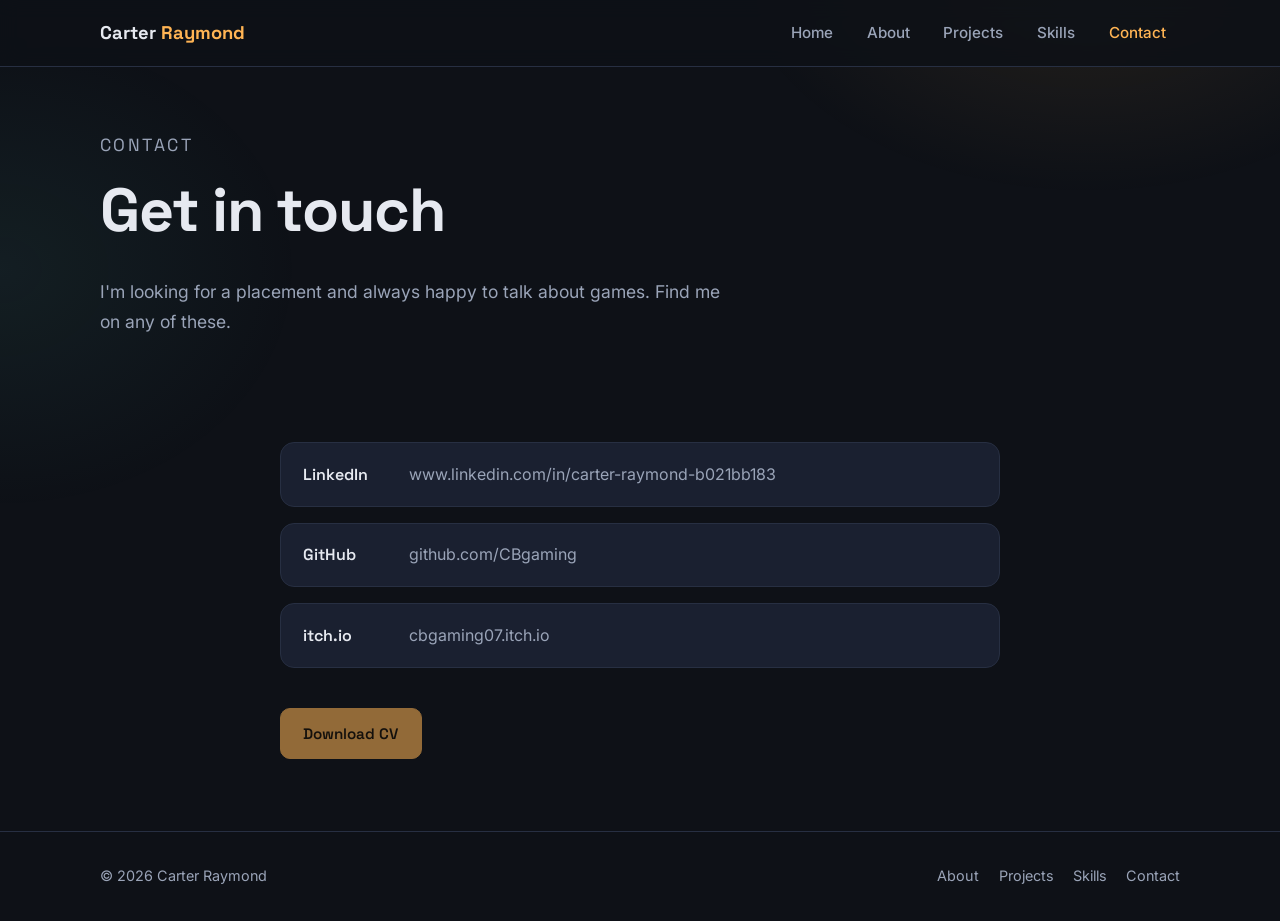
<file: contact.html>
<!DOCTYPE html>
<html lang="en-GB">
<head>
  <meta charset="utf-8">
  <meta name="viewport" content="width=device-width, initial-scale=1">
  <title>Contact | Carter Raymond</title>
  <meta name="description" content="Get in touch with Carter Raymond, a games programming student looking for a placement.">
  <script>document.documentElement.classList.add("js")</script>
  <link rel="preconnect" href="https://fonts.googleapis.com">
  <link rel="preconnect" href="https://fonts.gstatic.com" crossorigin>
  <link href="https://fonts.googleapis.com/css2?family=Inter:wght@400;500;600&family=Space+Grotesk:wght@500;600;700&display=swap" rel="stylesheet">
  <link rel="stylesheet" href="css/style.css">
  <link rel="icon" href="data:image/svg+xml,<svg xmlns='http://www.w3.org/2000/svg' viewBox='0 0 100 100'><rect width='100' height='100' rx='22' fill='%23ffb454'/><text x='50' y='68' font-size='54' text-anchor='middle' font-family='sans-serif' font-weight='700' fill='%231a1205'>CR</text></svg>">
</head>
<body data-root="">

<header class="site-header">
  <div class="container nav">
    <a class="logo" href="index.html">Carter <span>Raymond</span></a>
    <button class="nav-toggle" aria-label="Toggle menu" aria-expanded="false">&#9776;</button>
    <ul class="nav-links">
      <li><a href="index.html">Home</a></li>
      <li><a href="about.html">About</a></li>
      <li><a href="projects.html">Projects</a></li>
      <li><a href="skills.html">Skills</a></li>
      <li><a class="active" href="contact.html">Contact</a></li>
    </ul>
  </div>
</header>

<main>
  <section class="page-head container">
    <p class="eyebrow">Contact</p>
    <h1>Get in touch</h1>
    <p>I'm looking for a placement and always happy to talk about games. Find me on any of these.</p>
  </section>

  <section class="section">
    <div class="container" style="max-width:720px">

      <!-- Each link below is filled in from js/config.js -->
      <ul class="contact-list">
        <li><a class="card reveal" data-link="linkedin" href="#"><span class="label">LinkedIn</span><span class="val" data-val>www.linkedin.com/in/carter-raymond-b021bb183</span></a></li>
        <li><a class="card reveal" data-link="github" href="#"><span class="label">GitHub</span><span class="val" data-val>Add GitHub link</span></a></li>
        <li><a class="card reveal" data-link="itch" href="#"><span class="label">itch.io</span><span class="val" data-val>https://cbgaming07.itch.io/</span></a></li>
      </ul>

      <div class="btn-row" style="margin-top:2.5rem">
        <a class="btn primary" data-link="cv" href="#">Download CV</a>
      </div>

    </div>
  </section>
</main>

<footer class="site-footer">
  <div class="container footer-inner">
    <span>&copy; <span data-year>2026</span> Carter Raymond</span>
    <ul>
      <li><a href="about.html">About</a></li>
      <li><a href="projects.html">Projects</a></li>
      <li><a href="skills.html">Skills</a></li>
      <li><a href="contact.html">Contact</a></li>
    </ul>
  </div>
</footer>

<script src="js/config.js"></script>
<script src="js/main.js"></script>
</body>
</html>
</file>
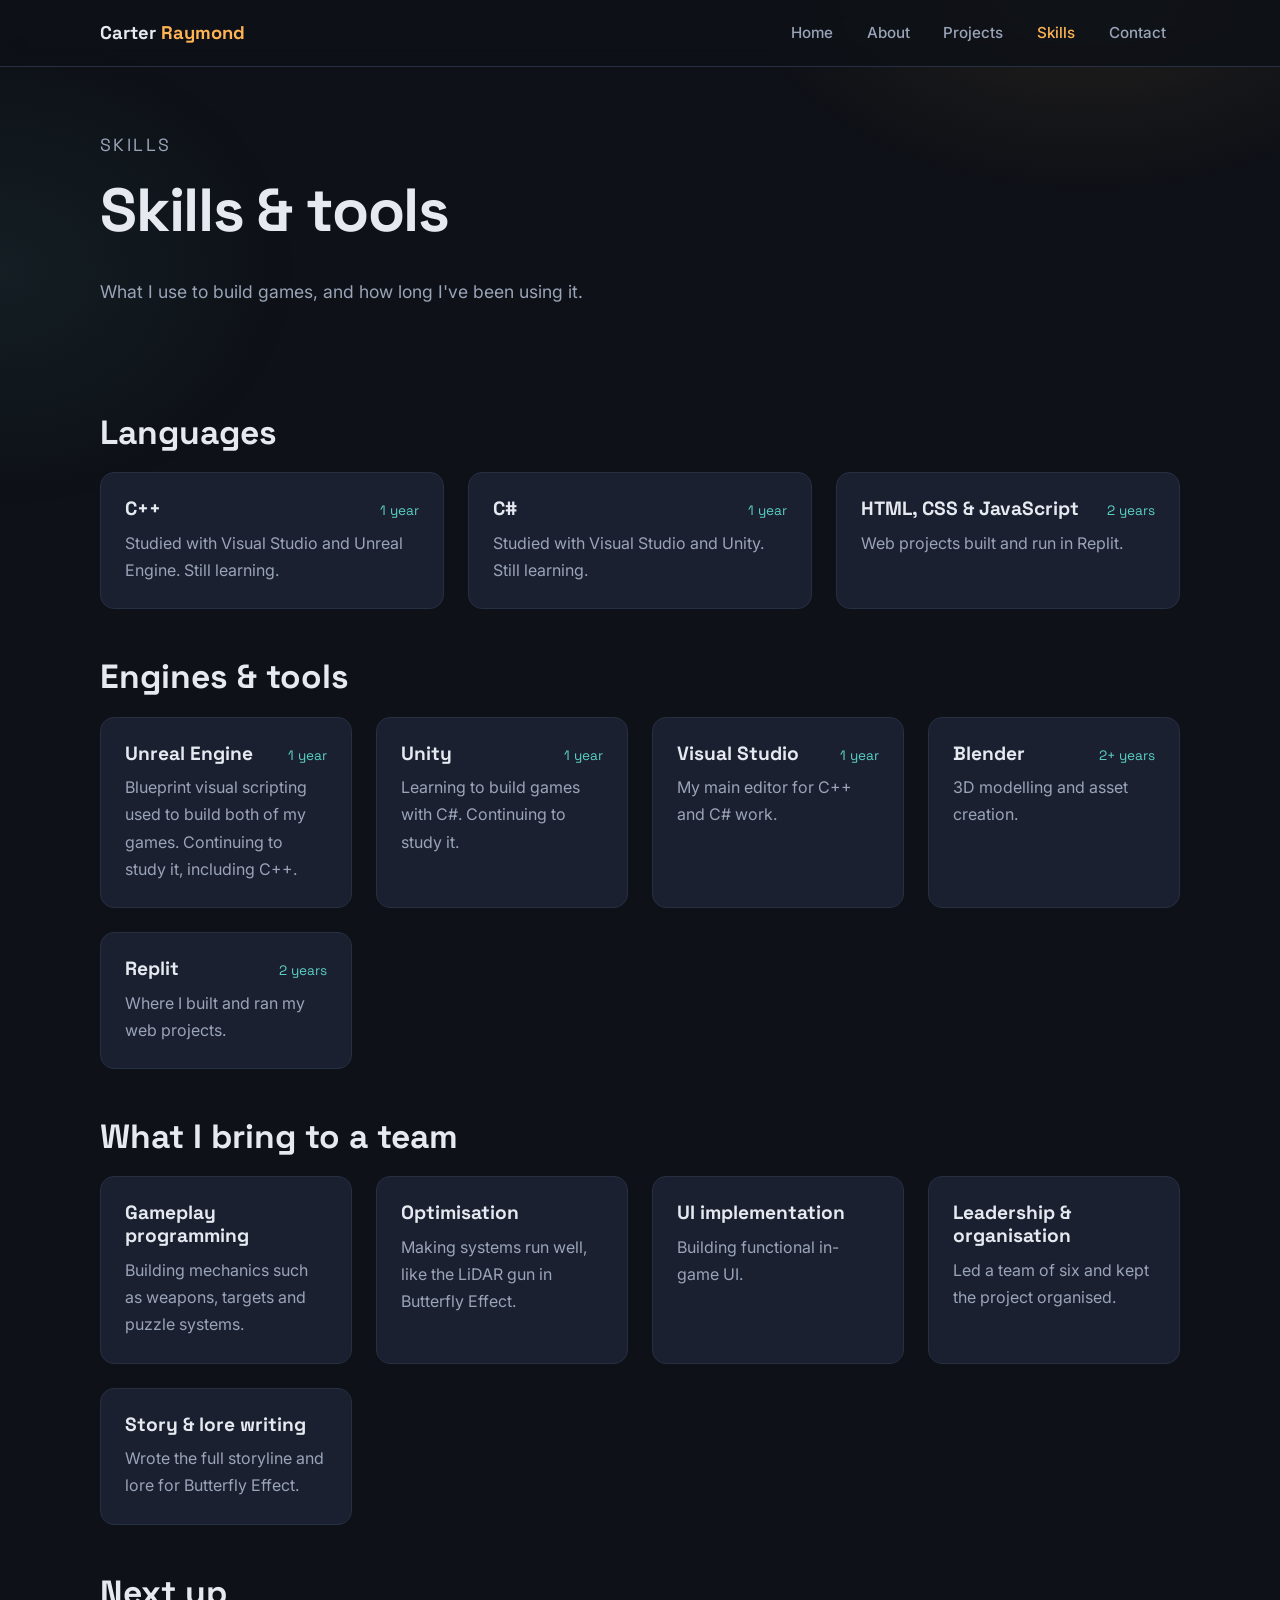
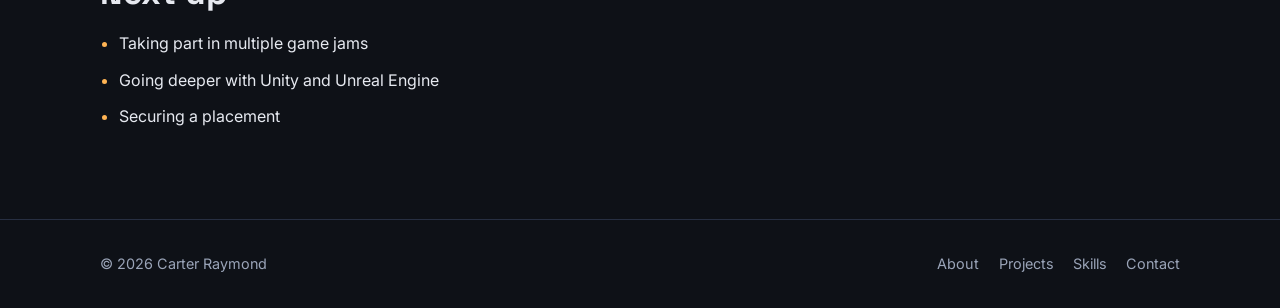
<file: skills.html>
<!DOCTYPE html>
<html lang="en-GB">
<head>
  <meta charset="utf-8">
  <meta name="viewport" content="width=device-width, initial-scale=1">
  <title>Skills | Carter Raymond</title>
  <meta name="description" content="Languages, engines and tools used by Carter Raymond, a games programming student.">
  <script>document.documentElement.classList.add("js")</script>
  <link rel="preconnect" href="https://fonts.googleapis.com">
  <link rel="preconnect" href="https://fonts.gstatic.com" crossorigin>
  <link href="https://fonts.googleapis.com/css2?family=Inter:wght@400;500;600&family=Space+Grotesk:wght@500;600;700&display=swap" rel="stylesheet">
  <link rel="stylesheet" href="css/style.css">
  <link rel="icon" href="data:image/svg+xml,<svg xmlns='http://www.w3.org/2000/svg' viewBox='0 0 100 100'><rect width='100' height='100' rx='22' fill='%23ffb454'/><text x='50' y='68' font-size='54' text-anchor='middle' font-family='sans-serif' font-weight='700' fill='%231a1205'>CR</text></svg>">
</head>
<body data-root="">

<header class="site-header">
  <div class="container nav">
    <a class="logo" href="index.html">Carter <span>Raymond</span></a>
    <button class="nav-toggle" aria-label="Toggle menu" aria-expanded="false">&#9776;</button>
    <ul class="nav-links">
      <li><a href="index.html">Home</a></li>
      <li><a href="about.html">About</a></li>
      <li><a href="projects.html">Projects</a></li>
      <li><a class="active" href="skills.html">Skills</a></li>
      <li><a href="contact.html">Contact</a></li>
    </ul>
  </div>
</header>

<main>
  <section class="page-head container">
    <p class="eyebrow">Skills</p>
    <h1>Skills &amp; tools</h1>
    <p>What I use to build games, and how long I've been using it.</p>
  </section>

  <section class="section">
    <div class="container">

      <h2>Languages</h2>
      <div class="grid three" style="margin:1.2rem 0 3rem">
        <div class="card pad reveal">
          <div class="skill-head"><h3>C++</h3><span class="exp">1 year</span></div>
          <p class="muted" style="margin:0">Studied with Visual Studio and Unreal Engine. Still learning.</p>
        </div>
        <div class="card pad reveal">
          <div class="skill-head"><h3>C#</h3><span class="exp">1 year</span></div>
          <p class="muted" style="margin:0">Studied with Visual Studio and Unity. Still learning.</p>
        </div>
        <div class="card pad reveal">
          <div class="skill-head"><h3>HTML, CSS &amp; JavaScript</h3><span class="exp">2 years</span></div>
          <p class="muted" style="margin:0">Web projects built and run in Replit.</p>
        </div>
      </div>

      <h2>Engines &amp; tools</h2>
      <div class="grid three" style="margin:1.2rem 0 3rem">
        <div class="card pad reveal">
          <div class="skill-head"><h3>Unreal Engine</h3><span class="exp">1 year</span></div>
          <p class="muted" style="margin:0">Blueprint visual scripting used to build both of my games. Continuing to study it, including C++.</p>
        </div>
        <div class="card pad reveal">
          <div class="skill-head"><h3>Unity</h3><span class="exp">1 year</span></div>
          <p class="muted" style="margin:0">Learning to build games with C#. Continuing to study it.</p>
        </div>
        <div class="card pad reveal">
          <div class="skill-head"><h3>Visual Studio</h3><span class="exp">1 year</span></div>
          <p class="muted" style="margin:0">My main editor for C++ and C# work.</p>
        </div>
        <div class="card pad reveal">
          <div class="skill-head"><h3>Blender</h3><span class="exp">2+ years</span></div>
          <p class="muted" style="margin:0">3D modelling and asset creation.</p>
        </div>
        <div class="card pad reveal">
          <div class="skill-head"><h3>Replit</h3><span class="exp">2 years</span></div>
          <p class="muted" style="margin:0">Where I built and ran my web projects.</p>
        </div>
      </div>

      <h2>What I bring to a team</h2>
      <div class="grid three" style="margin:1.2rem 0 3rem">
        <div class="card pad reveal"><h3>Gameplay programming</h3><p class="muted" style="margin:0">Building mechanics such as weapons, targets and puzzle systems.</p></div>
        <div class="card pad reveal"><h3>Optimisation</h3><p class="muted" style="margin:0">Making systems run well, like the LiDAR gun in Butterfly Effect.</p></div>
        <div class="card pad reveal"><h3>UI implementation</h3><p class="muted" style="margin:0">Building functional in-game UI.</p></div>
        <div class="card pad reveal"><h3>Leadership &amp; organisation</h3><p class="muted" style="margin:0">Led a team of six and kept the project organised.</p></div>
        <div class="card pad reveal"><h3>Story &amp; lore writing</h3><p class="muted" style="margin:0">Wrote the full storyline and lore for Butterfly Effect.</p></div>
      </div>

      <h2>Next up</h2>
      <ul class="checklist" style="margin-top:1rem">
        <li>Taking part in multiple game jams</li>
        <li>Going deeper with Unity and Unreal Engine</li>
        <li>Securing a placement</li>
      </ul>

    </div>
  </section>
</main>

<footer class="site-footer">
  <div class="container footer-inner">
    <span>&copy; <span data-year>2026</span> Carter Raymond</span>
    <ul>
      <li><a href="about.html">About</a></li>
      <li><a href="projects.html">Projects</a></li>
      <li><a href="skills.html">Skills</a></li>
      <li><a href="contact.html">Contact</a></li>
    </ul>
  </div>
</footer>

<script src="js/config.js"></script>
<script src="js/main.js"></script>
</body>
</html>
</file>
<file: css/style.css>
/* ===== Carter Raymond - Portfolio ===== */
:root {
  --bg: #0e1117;
  --bg-alt: #151a23;
  --card: #1a2030;
  --border: #272f42;
  --text: #e6e9f0;
  --muted: #9aa4b8;
  --accent: #ffb454;      /* warm amber */
  --accent-2: #5ad1c4;    /* teal */
  --radius: 14px;
  --max: 1080px;
  --head: "Space Grotesk", system-ui, sans-serif;
  --body: "Inter", system-ui, -apple-system, "Segoe UI", sans-serif;
}

* { box-sizing: border-box; }
html { scroll-behavior: smooth; }
body {
  margin: 0;
  background: var(--bg);
  color: var(--text);
  font-family: var(--body);
  line-height: 1.7;
  -webkit-font-smoothing: antialiased;
}
body::before {            /* soft background glow */
  content: "";
  position: fixed; inset: 0; z-index: -1;
  background:
    radial-gradient(600px 400px at 85% -5%, rgba(255,180,84,.10), transparent 60%),
    radial-gradient(500px 400px at 0% 30%, rgba(90,209,196,.07), transparent 60%);
}
img, video { max-width: 100%; display: block; }
a { color: var(--accent); text-decoration: none; }
a:hover { text-decoration: underline; }
h1, h2, h3 { font-family: var(--head); line-height: 1.2; margin: 0 0 .5em; }
h1 { font-size: clamp(2.2rem, 6vw, 3.8rem); letter-spacing: -.02em; }
h2 { font-size: clamp(1.5rem, 3.5vw, 2.1rem); }
h3 { font-size: 1.2rem; }
p { margin: 0 0 1em; }
.container { width: min(var(--max), 100% - 2.5rem); margin-inline: auto; }
.muted { color: var(--muted); }
.eyebrow { font-family: var(--head); text-transform: uppercase; letter-spacing: .14em; font-size: .8rem; color: var(--accent-2); margin-bottom: .8rem; }

/* ===== Header / nav ===== */
.site-header {
  position: sticky; top: 0; z-index: 50;
  background: rgba(14,17,23,.85);
  backdrop-filter: blur(10px);
  border-bottom: 1px solid var(--border);
}
.nav { display: flex; align-items: center; justify-content: space-between; height: 66px; }
.logo { font-family: var(--head); font-weight: 700; font-size: 1.15rem; color: var(--text); }
.logo span { color: var(--accent); }
.logo:hover { text-decoration: none; }
.nav-links { display: flex; gap: .3rem; list-style: none; margin: 0; padding: 0; }
.nav-links a { display: block; padding: .5rem .9rem; border-radius: 8px; color: var(--muted); font-weight: 500; font-size: .95rem; }
.nav-links a:hover { color: var(--text); background: var(--card); text-decoration: none; }
.nav-links a.active { color: var(--accent); }
.nav-toggle { display: none; background: none; border: 1px solid var(--border); color: var(--text); border-radius: 8px; padding: .4rem .7rem; font-size: 1.2rem; cursor: pointer; }

@media (max-width: 760px) {
  .nav-toggle { display: block; }
  .nav-links { display: none; position: absolute; top: 66px; left: 0; right: 0; flex-direction: column; background: var(--bg-alt); border-bottom: 1px solid var(--border); padding: .6rem 1.25rem 1rem; }
  .nav-links.open { display: flex; }
}

/* ===== Layout ===== */
main { min-height: 70vh; }
.section { padding: 4.5rem 0; }
.section.alt { background: var(--bg-alt); border-block: 1px solid var(--border); }
.page-head { padding: 4rem 0 1rem; }
.page-head p { max-width: 640px; color: var(--muted); font-size: 1.1rem; }

/* ===== Buttons ===== */
.btn {
  display: inline-block; padding: .75rem 1.4rem; border-radius: 10px;
  font-family: var(--head); font-weight: 600; font-size: .95rem;
  border: 1px solid var(--border); color: var(--text); background: var(--card);
  cursor: pointer; transition: transform .15s, border-color .15s, background .15s;
}
.btn:hover { transform: translateY(-2px); border-color: var(--accent); text-decoration: none; }
.btn.primary { background: var(--accent); border-color: var(--accent); color: #1a1205; }
.btn.primary:hover { background: #ffc36f; }
.btn-row { display: flex; flex-wrap: wrap; gap: .8rem; margin-top: 1.5rem; }

/* ===== Hero ===== */
.hero { padding: 6rem 0 5rem; }
.hero-inner { display: grid; grid-template-columns: 1fr; gap: 2rem; align-items: center; }
.hero.has-photo .hero-inner { grid-template-columns: 1.4fr 1fr; }
.hero .tagline { font-size: 1.25rem; color: var(--muted); max-width: 620px; }
.hero .accent { color: var(--accent); }
.profile-photo { border-radius: 50%; width: min(300px, 70%); aspect-ratio: 1; object-fit: cover; border: 3px solid var(--border); margin-inline: auto; }
@media (max-width: 760px) { .hero.has-photo .hero-inner { grid-template-columns: 1fr; } }

/* ===== Cards & grids ===== */
.grid { display: grid; gap: 1.5rem; }
.grid.two { grid-template-columns: repeat(auto-fit, minmax(300px, 1fr)); }
.grid.three { grid-template-columns: repeat(auto-fit, minmax(240px, 1fr)); }
.card {
  background: var(--card); border: 1px solid var(--border); border-radius: var(--radius);
  overflow: hidden; transition: transform .2s, border-color .2s;
  display: flex; flex-direction: column;
}
.card.pad { padding: 1.5rem; }
a.card { color: inherit; }
a.card:hover { transform: translateY(-4px); border-color: var(--accent); text-decoration: none; }
.card-body { padding: 1.3rem 1.4rem 1.5rem; display: flex; flex-direction: column; flex: 1; }
.card-body p { color: var(--muted); font-size: .95rem; }
.card-link { margin-top: auto; font-family: var(--head); font-weight: 600; color: var(--accent); }
.card.soon { opacity: .6; border-style: dashed; }

.tags { display: flex; flex-wrap: wrap; gap: .45rem; margin: 0 0 1rem; padding: 0; list-style: none; }
.tag { font-size: .78rem; padding: .2rem .65rem; border-radius: 999px; border: 1px solid var(--border); color: var(--muted); background: rgba(255,255,255,.03); }
.tag.hot { color: var(--accent-2); border-color: rgba(90,209,196,.4); }

/* ===== Placeholders ===== */
.media-ph {
  aspect-ratio: 16 / 9; width: 100%;
  display: grid; place-items: center; text-align: center;
  padding: 1rem; color: var(--muted); font-size: .9rem;
  background:
    repeating-linear-gradient(45deg, rgba(255,255,255,.02) 0 12px, transparent 12px 24px),
    var(--bg-alt);
  border: 2px dashed var(--border);
  border-radius: var(--radius);
}
.card .media-ph { border: 0; border-bottom: 2px dashed var(--border); border-radius: 0; }
.ph { color: var(--accent); background: rgba(255,180,84,.1); border-radius: 4px; padding: 0 .35em; }

/* ===== About / skills ===== */
.split { display: grid; grid-template-columns: 1.5fr 1fr; gap: 3rem; }
@media (max-width: 800px) { .split { grid-template-columns: 1fr; gap: 2rem; } }
.facts { list-style: none; margin: 0; padding: 0; }
.facts li { padding: .7rem 0; border-bottom: 1px solid var(--border); display: flex; justify-content: space-between; gap: 1rem; }
.facts li span:first-child { color: var(--muted); }
.facts li span:last-child { text-align: right; }
.checklist { padding-left: 1.2rem; }
.checklist li { margin-bottom: .6rem; }
.checklist li::marker { color: var(--accent); }

.skill-head { display: flex; justify-content: space-between; align-items: baseline; gap: 1rem; }
.skill-head .exp { color: var(--accent-2); font-size: .85rem; font-family: var(--head); white-space: nowrap; }

/* ===== Game page ===== */
.game-hero { padding: 3.5rem 0 1rem; }
.back { display: inline-block; margin-bottom: 1.5rem; color: var(--muted); font-size: .95rem; }
.pitch { font-size: 1.3rem; color: var(--muted); max-width: 700px; }
.game-layout { display: grid; grid-template-columns: 1.6fr 1fr; gap: 2.5rem; padding: 2rem 0 4rem; align-items: start; }
@media (max-width: 860px) { .game-layout { grid-template-columns: 1fr; } }
.side { position: sticky; top: 90px; }
@media (max-width: 860px) { .side { position: static; } }
.gallery { display: grid; grid-template-columns: repeat(auto-fit, minmax(220px, 1fr)); gap: 1rem; margin-top: 1rem; }
.pager { display: flex; justify-content: space-between; gap: 1rem; border-top: 1px solid var(--border); padding: 1.5rem 0 3rem; flex-wrap: wrap; }

/* ===== Contact ===== */
.contact-list { list-style: none; padding: 0; margin: 0; display: grid; gap: 1rem; }
.contact-list a.card { flex-direction: row; align-items: center; gap: 1rem; padding: 1.1rem 1.4rem; }
.contact-list .label { font-family: var(--head); font-weight: 600; min-width: 90px; }
.contact-list .val { color: var(--muted); word-break: break-all; }

/* ===== Footer ===== */
.site-footer { border-top: 1px solid var(--border); padding: 2rem 0; color: var(--muted); font-size: .9rem; }
.footer-inner { display: flex; justify-content: space-between; flex-wrap: wrap; gap: 1rem; }
.footer-inner ul { display: flex; gap: 1.2rem; list-style: none; margin: 0; padding: 0; }
.footer-inner a { color: var(--muted); }
.footer-inner a:hover { color: var(--accent); }

/* ===== Fade-in on scroll ===== */
.js .reveal { opacity: 0; transform: translateY(18px); transition: opacity .6s ease, transform .6s ease; }
.js .reveal.visible { opacity: 1; transform: none; }
@media (prefers-reduced-motion: reduce) { .js .reveal { opacity: 1; transform: none; transition: none; } html { scroll-behavior: auto; } }

/* ===== Added: media, links, misc ===== */
.media-img { width: 100%; aspect-ratio: 16 / 9; object-fit: cover; border-radius: var(--radius); border: 1px solid var(--border); }
.card .media-img { border: 0; border-radius: 0; border-bottom: 1px solid var(--border); }
.video-embed { width: 100%; aspect-ratio: 16 / 9; border: 0; border-radius: var(--radius); background: #000; }
.media-ph small { display: block; margin-top: .4rem; font-family: ui-monospace, SFMono-Regular, Menlo, monospace; color: var(--accent); font-size: .76rem; word-break: break-all; }
.hero-photo { text-align: center; }
.link-unset { opacity: .55; cursor: not-allowed; }
.link-unset:hover { transform: none !important; border-color: var(--border) !important; text-decoration: none; }
.pill { display: inline-block; font-family: var(--head); font-size: .75rem; padding: .15rem .65rem; border-radius: 999px; background: rgba(255,180,84,.12); color: var(--accent); border: 1px solid rgba(255,180,84,.35); }
.main-col h2 { margin-top: 2.4rem; }
.main-col > h2:first-child, .main-col > .media-ph + h2 { margin-top: 2rem; }
.highlight { border-left: 3px solid var(--accent); padding-left: 1.1rem; margin-bottom: 1.5rem; }
.highlight h3 { margin-bottom: .3em; }
.side .btn { display: block; text-align: center; width: 100%; margin-bottom: 1rem; }
.side h3 { margin-bottom: .8rem; }
.cta-band { text-align: center; }
.cta-band p { color: var(--muted); max-width: 560px; margin-inline: auto; }
.cta-band .btn-row { justify-content: center; }
</file>
